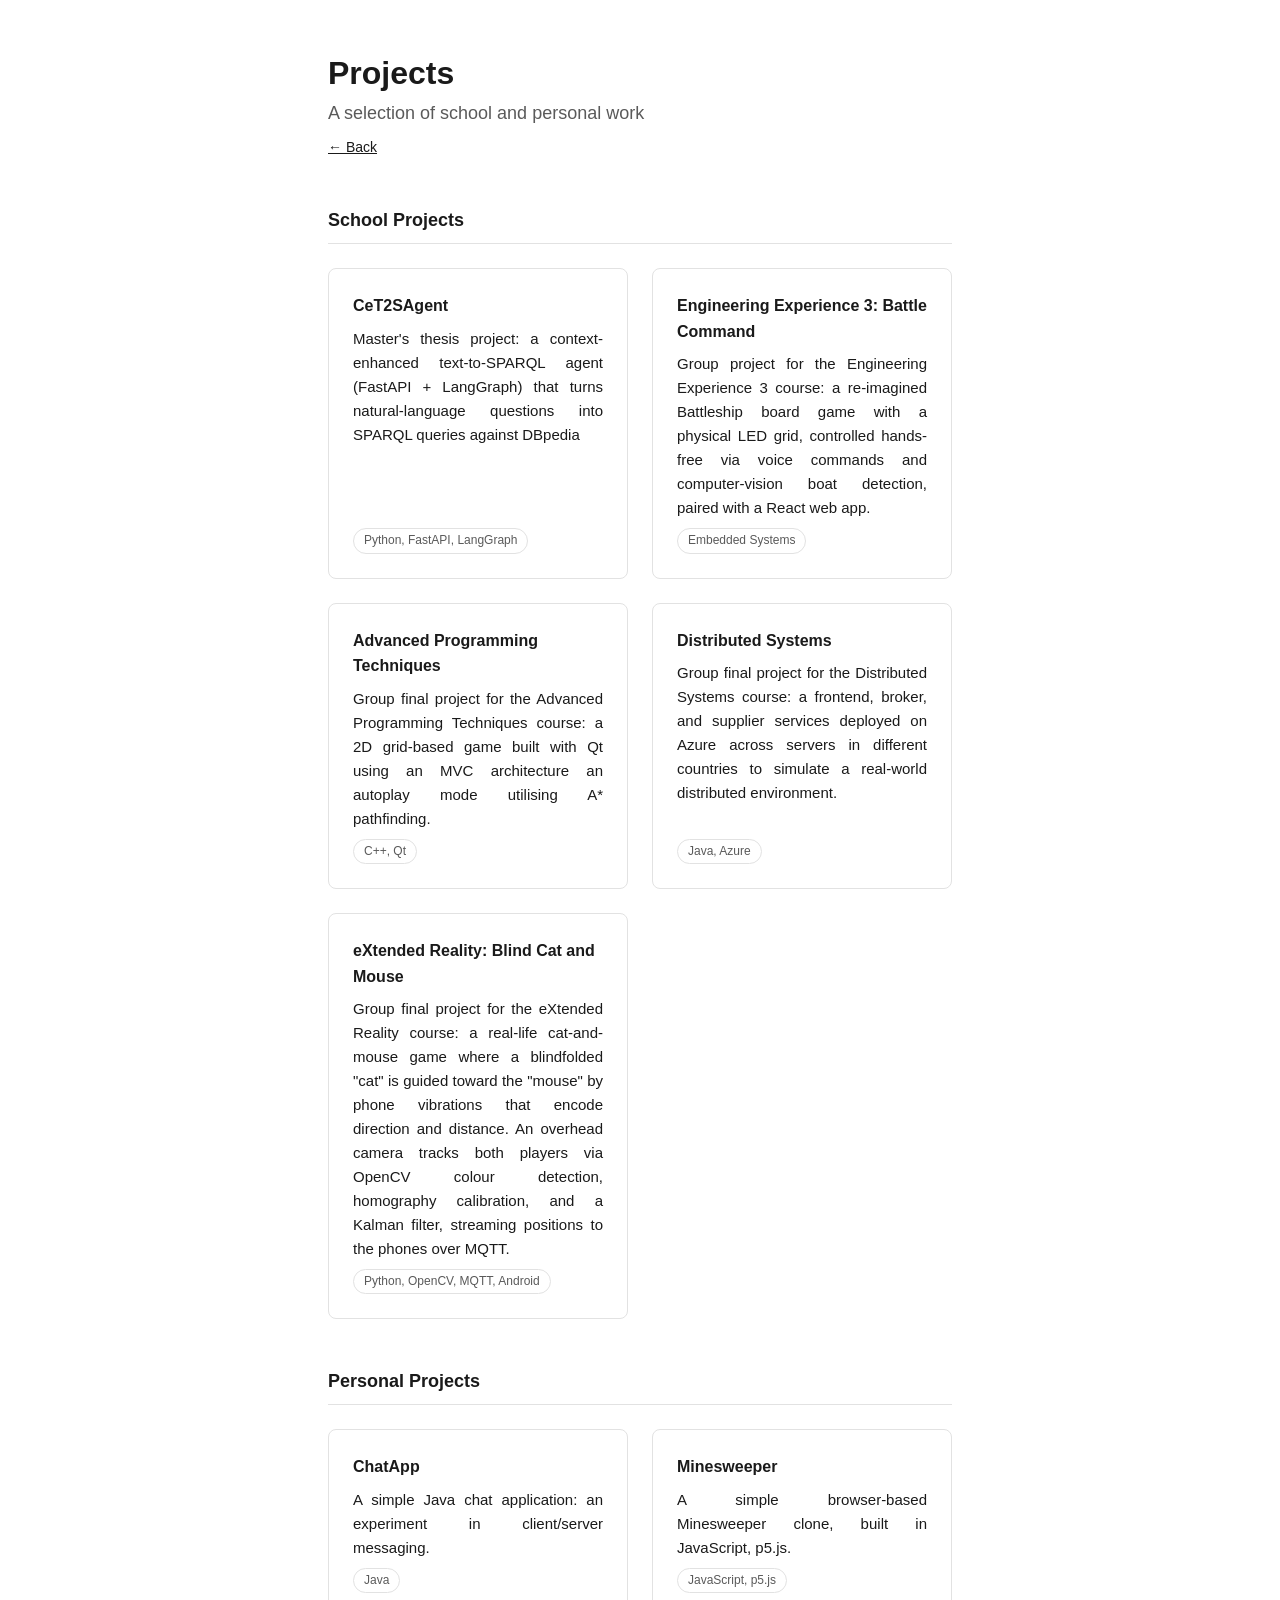
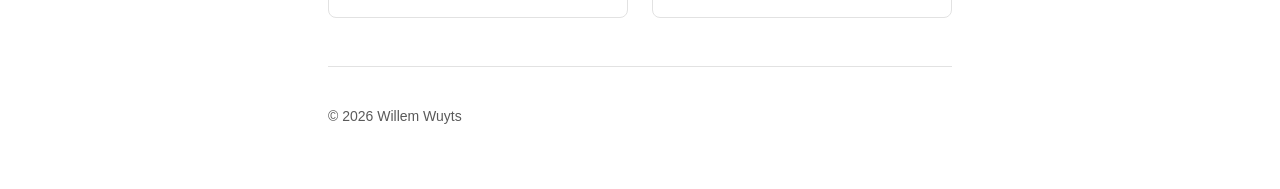
<file: projects.html>
<!DOCTYPE html>
<html lang="en">
<head>
  <meta charset="UTF-8">
  <meta name="viewport" content="width=device-width, initial-scale=1.0">
  <title>Projects - Willem Wuyts</title>
  <meta name="description" content="School and personal coding projects by Willem Wuyts.">
  <link rel="stylesheet" href="css/style.css">
</head>
<body class="page-projects">

  <header>
    <h1>Projects</h1>
    <p class="tagline">A selection of school and personal work</p>
    <p class="contact no-print">
      <a href="index.html">&larr; Back</a>
    </p>
  </header>

  <main>

    <!-- Cards are rendered from js/projects-data.js by js/projects-render.js,
         so the project list is authored in exactly one place and always
         matches what the "Download PDF" button (on index.html) includes. -->
    <div id="projects-root"></div>
    <noscript>
      <p>Enable JavaScript to view the project list, or see my repositories directly on
        <a href="https://github.com/WuytsW">GitHub</a>.</p>
    </noscript>

  </main>

  <footer>
    <p>&copy; 2026 Willem Wuyts</p>
  </footer>

  <script src="js/projects-data.js" defer></script>
  <script src="js/projects-render.js" defer></script>

</body>
</html>
</file>
<file: css/style.css>
/* ==========================================================================
   Design tokens
   ========================================================================== */

:root {
  --color-bg: #ffffff;
  --color-text: #1a1a1a;
  --color-text-muted: #5a5a5a;
  --color-border: #e2e2e2;
  --color-focus: #1a1a1a;

  --font-sans: -apple-system, BlinkMacSystemFont, "Segoe UI", Roboto,
    Helvetica, Arial, sans-serif, "Apple Color Emoji", "Segoe UI Emoji";

  --content-max-width: 42rem;

  --space-1: 0.5rem;
  --space-2: 1rem;
  --space-3: 1.5rem;
  --space-4: 2rem;
  --space-5: 3rem;
}

/* ==========================================================================
   Reset
   ========================================================================== */

*,
*::before,
*::after {
  box-sizing: border-box;
}

body {
  margin: 0;
}

img {
  max-width: 100%;
  height: auto;
  display: block;
}

/* ==========================================================================
   Base / layout
   ========================================================================== */

body {
  max-width: var(--content-max-width);
  margin: 0 auto;
  padding: 3rem 1.5rem;
  background: var(--color-bg);
  color: var(--color-text);
  font-family: var(--font-sans);
  font-size: 1rem;
  line-height: 1.6;
}

/* ==========================================================================
   Header
   ========================================================================== */

header h1 {
  font-size: 2rem;
  font-weight: 700;
  margin: 0;
}

.header-top {
  display: flex;
  align-items: center;
  justify-content: space-between;
  gap: var(--space-3);
  flex-wrap: wrap;
  margin: 0 0 var(--space-3);
}

.header-body {
  display: flex;
  align-items: center;
  gap: var(--space-3);
}

.avatar {
  flex-shrink: 0;
  border-radius: 0.75rem;
}

header .tagline {
  font-size: 1.125rem;
  font-weight: 400;
  color: var(--color-text-muted);
  margin: 0 0 var(--space-1);
}

header .contact {
  list-style: none;
  font-size: 0.875rem;
  color: var(--color-text-muted);
  margin: 0;
  padding: 0;
}

header .contact li {
  margin-bottom: 0.25rem;
}

header .contact li:last-child {
  margin-bottom: 0;
}

/* ==========================================================================
   Sections
   ========================================================================== */

section {
  margin-top: var(--space-5);
}

section h2 {
  font-size: 1.125rem;
  font-weight: 700;
  padding-bottom: var(--space-1);
  margin: 0 0 var(--space-3);
  border-bottom: 1px solid var(--color-border);
}

section h3 {
  font-size: 1rem;
  font-weight: 600;
  margin: 0;
}

section p {
  margin: 0 0 var(--space-2);
  text-align: justify;
}

section ul {
  margin: var(--space-1) 0 0;
  padding-left: 1.25rem;
}

section li {
  margin-bottom: var(--space-1);
  text-align: justify;
}

/* ==========================================================================
   Experience / education entries
   ========================================================================== */

.entry {
  margin-bottom: var(--space-4);
}

.entry:last-child {
  margin-bottom: 0;
}

.entry-header {
  display: flex;
  flex-wrap: wrap;
  justify-content: space-between;
  align-items: baseline;
  gap: 0.25rem 1rem;
}

.meta {
  font-size: 0.875rem;
  color: var(--color-text-muted);
  margin: 0 0 var(--space-1);
}

/* ==========================================================================
   Skills
   ========================================================================== */

.skills-group {
  margin-top: var(--space-3);
}

.skills-group:first-of-type {
  margin-top: 0;
}

.skills-group h3 {
  margin: 0 0 var(--space-1);
}

.skills-list {
  list-style: none;
  display: flex;
  flex-wrap: wrap;
  gap: 0.5rem;
  padding: 0;
  margin: 0;
}

.skills-list li {
  margin-bottom: 0;
  font-size: 0.875rem;
  color: var(--color-text);
  background: var(--color-bg);
  border: 1px solid var(--color-border);
  border-radius: 999px;
  padding: 0.25rem 0.875rem;
}

/* ==========================================================================
   Buttons
   ========================================================================== */

.btn-row {
  margin-top: var(--space-5);
  text-align: center;
}

.btn {
  display: inline-block;
  padding: 0.625rem 1.25rem;
  border: 1px solid var(--color-text);
  border-radius: 0.375rem;
  background: none;
  color: var(--color-text);
  text-decoration: none;
  font-family: inherit;
  font-size: 0.9375rem;
  font-weight: 600;
  cursor: pointer;
  transition: background-color 0.15s ease, color 0.15s ease;
}

.btn:hover {
  background: var(--color-text);
  color: var(--color-bg);
}

.btn:focus-visible {
  outline: 2px solid var(--color-focus);
  outline-offset: 2px;
}

.btn:disabled {
  opacity: 0.6;
  cursor: not-allowed;
  pointer-events: none;
}

.pdf-status {
  margin-top: var(--space-2);
  font-size: 0.8125rem;
  color: var(--color-text-muted);
  text-align: center;
}

.pdf-status:empty {
  display: none;
}

/* ==========================================================================
   Project cards
   ========================================================================== */

.project-grid {
  display: grid;
  grid-template-columns: repeat(auto-fill, minmax(220px, 1fr));
  gap: var(--space-3);
  margin-top: var(--space-3);
}

.project-card {
  display: flex;
  flex-direction: column;
  align-items: flex-start;
  gap: var(--space-1);
  border: 1px solid var(--color-border);
  border-radius: 0.5rem;
  padding: var(--space-3);
}

.project-card h3 a {
  text-decoration: none;
}

.project-card h3 a:hover {
  text-decoration: underline;
}

.project-card p {
  margin: 0;
  font-size: 0.9375rem;
  flex-grow: 1;
}

.project-tag {
  font-size: 0.75rem;
  color: var(--color-text-muted);
  border: 1px solid var(--color-border);
  border-radius: 999px;
  padding: 0.125rem 0.625rem;
}

/* ==========================================================================
   Footer
   ========================================================================== */

footer {
  margin-top: var(--space-5);
  padding-top: var(--space-3);
  border-top: 1px solid var(--color-border);
  font-size: 0.875rem;
  color: var(--color-text-muted);
}

/* ==========================================================================
   Links / accessibility
   ========================================================================== */

a {
  color: var(--color-text);
  text-decoration: underline;
}

a:focus-visible {
  outline: 2px solid var(--color-focus);
  outline-offset: 2px;
}

/* ==========================================================================
   Responsive
   ========================================================================== */

@media (max-width: 600px) {
  body {
    padding: 2rem 1.25rem;
  }

  header h1 {
    font-size: 1.625rem;
  }

  .header-body {
    gap: var(--space-2);
  }

  .avatar {
    width: 88px;
    height: 88px;
  }
}

/* ==========================================================================
   Print (manual Ctrl+P / browser print, independent of the Download PDF
   button below, which generates its own PDF via js/pdf.js instead)
   ========================================================================== */

@media print {
  body {
    max-width: none;
    margin: 0;
    padding: 0;
  }

  .no-print {
    display: none !important;
  }

  .entry,
  .entry-header,
  .skills-group,
  .project-card {
    break-inside: avoid;
    page-break-inside: avoid;
  }

  h2,
  h3 {
    break-after: avoid;
    page-break-after: avoid;
  }

  .project-grid {
    grid-template-columns: 1fr;
  }
}
</file>
